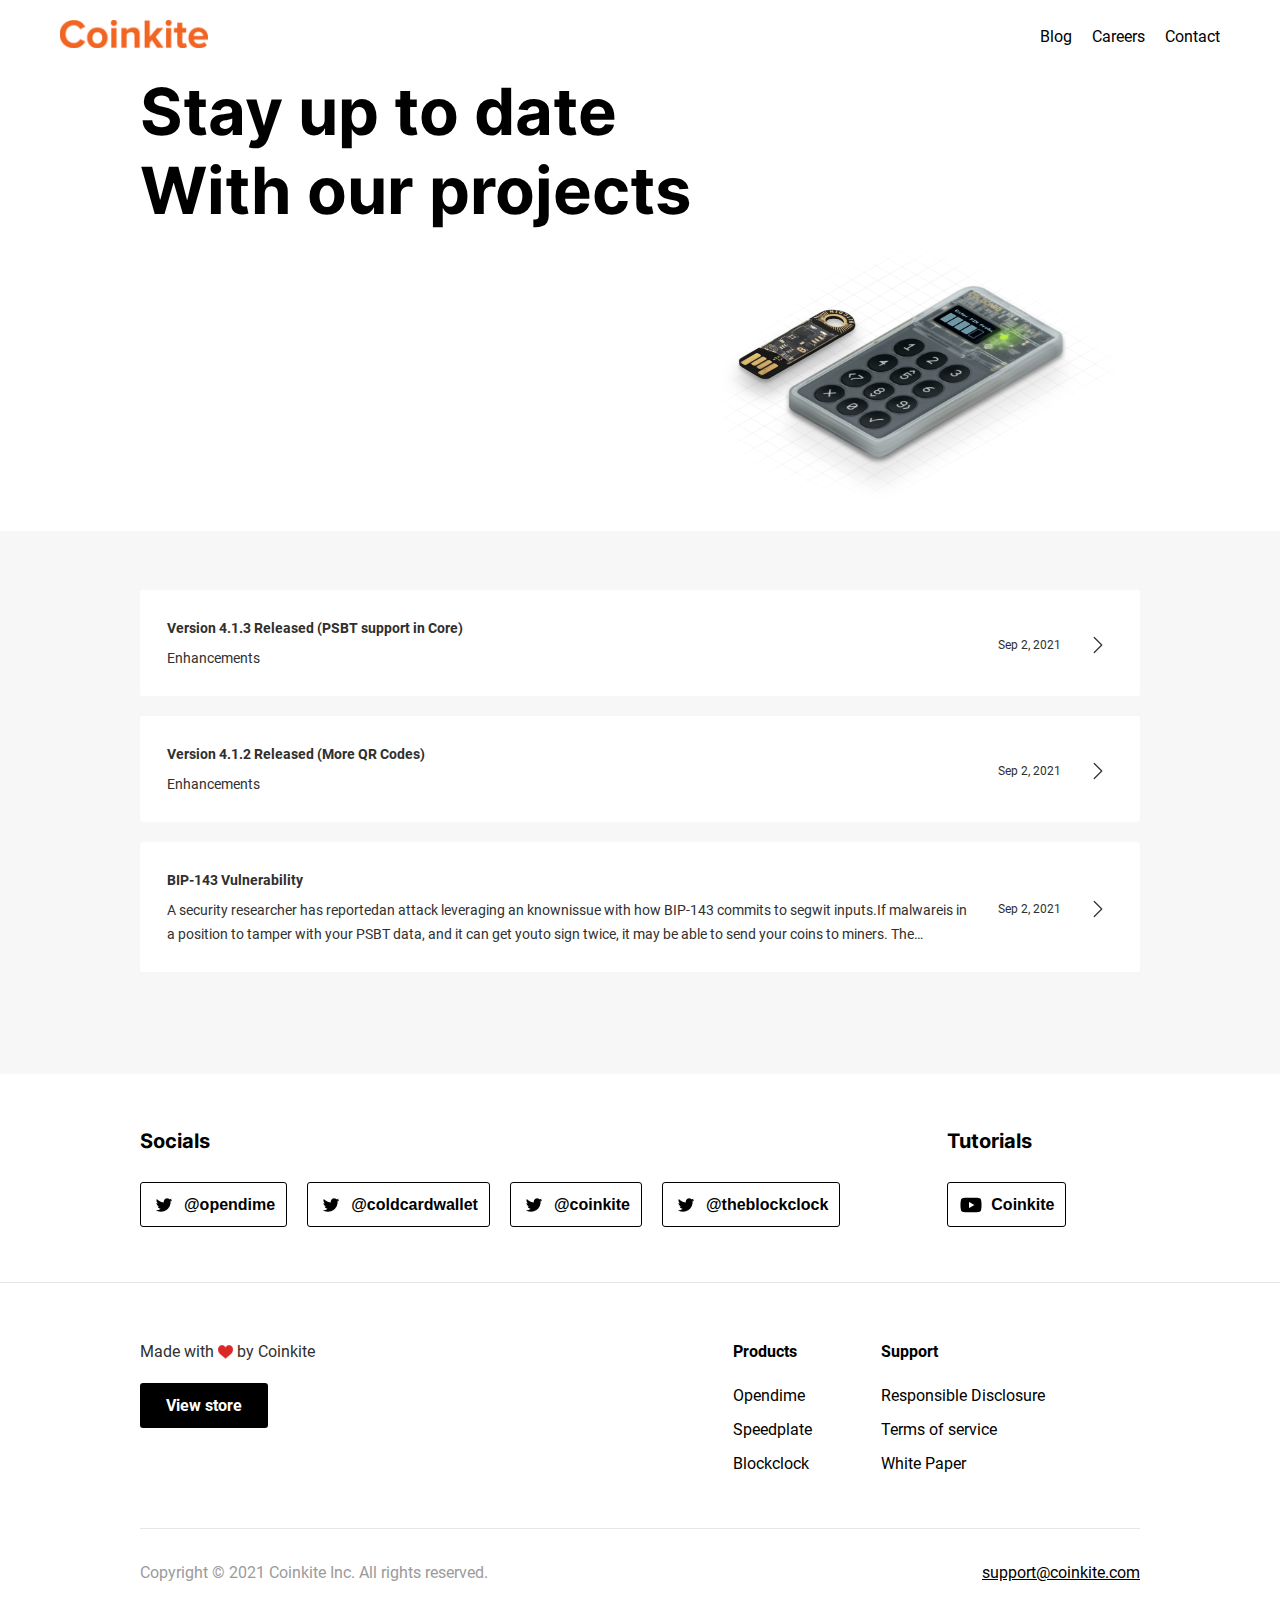
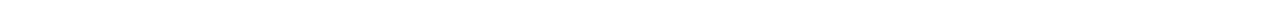
<file: blog.html>
<!doctype html>
<html lang="en">
  <head>
    <meta charset="utf-8">
    <meta name="viewport" content="width=device-width, initial-scale=1">
    <link rel="stylesheet" href="./assets/css/style.css">
    <link rel="stylesheet" href="./assets/css/blog.css">
  </head>
  <body>
    <header class="header">
        <div class="container">
            <div class="logo">
                <a href="/index.html">
                    <img src="./assets/img/logo.png" alt="" style="width: 100%;">
                </a>
            </div>
            <div>
                <a href="/blog.html">Blog</a>
                <a href="/career.html">Careers</a>
                <a href="">Contact</a>
                <div class="mobile-menu-btn" onclick="openNav()">
                    <svg width="18px" height="11px" viewBox="0 0 18 11" version="1.1" xmlns:xlink="http://www.w3.org/1999/xlink" xmlns="http://www.w3.org/2000/svg">
                        <g id="Actions--Navigation--menu--24">
                          <path d="M0 9L18 9L18 10.5L0 10.5L0 9ZM0 0L18 0L18 1.5L0 1.5L0 0ZM0 4.5L18 4.5L18 6L0 6L0 4.5Z" id="Fill" fill="#000000" fill-rule="evenodd" stroke="none" />
                        </g>
                    </svg>
                </div>
            </div>
        </div>
    </header>

    <div class="blog-page">
        <div class="container">
            <section class="title-part">
                <div>
                    <h1 class="title">Stay up to date</h1>
                    <h1 class="title">With our projects</h1>
                </div>
                <div>
                    <img src="./assets/img/blog-img.png" alt="">
                </div>
            </section>
        </div>
    </div>
    

    <div class="container">
        

        <section class="list-part">    
            <div class="item">
                <div>
                    <div>
                        <span class="item-title">Version 4.1.3 Released (PSBT support in Core)</span>
                        <span class="item-desc">Enhancements</span>
                    </div>
                    <div>
                        <span class="item-date">Sep 2, 2021</span>
                        <a class="item-action" href="/article.html">
                            <svg stroke="currentColor" fill="currentColor" stroke-width="0" viewBox="0 0 16 16" height="1em" width="1em" xmlns="http://www.w3.org/2000/svg"><path fill-rule="evenodd" d="M4.646 1.646a.5.5 0 0 1 .708 0l6 6a.5.5 0 0 1 0 .708l-6 6a.5.5 0 0 1-.708-.708L10.293 8 4.646 2.354a.5.5 0 0 1 0-.708z"></path></svg>
                        </a>
                    </div>
                    
                </div>
                <div>
                    <span class="item-date">Sep 2, 2021</span>
                    <a class="item-action" href="/article.html">
                        <svg stroke="currentColor" fill="currentColor" stroke-width="0" viewBox="0 0 16 16" height="1em" width="1em" xmlns="http://www.w3.org/2000/svg"><path fill-rule="evenodd" d="M4.646 1.646a.5.5 0 0 1 .708 0l6 6a.5.5 0 0 1 0 .708l-6 6a.5.5 0 0 1-.708-.708L10.293 8 4.646 2.354a.5.5 0 0 1 0-.708z"></path></svg>
                    </a>
                </div>
            </div>

            <div class="item">
                <div>
                    <div>
                        <span class="item-title">Version 4.1.2 Released (More QR Codes)</span>
                        <span class="item-desc">Enhancements</span>
                    </div>
                    <div>
                        <span class="item-date">Sep 2, 2021</span>
                        <a class="item-action" href="/article.html">
                            <svg stroke="currentColor" fill="currentColor" stroke-width="0" viewBox="0 0 16 16" height="1em" width="1em" xmlns="http://www.w3.org/2000/svg"><path fill-rule="evenodd" d="M4.646 1.646a.5.5 0 0 1 .708 0l6 6a.5.5 0 0 1 0 .708l-6 6a.5.5 0 0 1-.708-.708L10.293 8 4.646 2.354a.5.5 0 0 1 0-.708z"></path></svg>
                        </a>
                    </div>
                </div>
                <div>
                    <span class="item-date">Sep 2, 2021</span>
                    <a class="item-action" href="/article.html">
                        <svg stroke="currentColor" fill="currentColor" stroke-width="0" viewBox="0 0 16 16" height="1em" width="1em" xmlns="http://www.w3.org/2000/svg"><path fill-rule="evenodd" d="M4.646 1.646a.5.5 0 0 1 .708 0l6 6a.5.5 0 0 1 0 .708l-6 6a.5.5 0 0 1-.708-.708L10.293 8 4.646 2.354a.5.5 0 0 1 0-.708z"></path></svg>
                    </a>
                </div>
            </div>

            <div class="item">
                <div>
                    <div>
                        <span class="item-title">BIP-143 Vulnerability</span>
                        <span class="item-desc">A security researcher has reportedan attack leveraging an knownissue with how BIP-143 commits to segwit inputs.If malwareis in a position to tamper with your PSBT data, and it can get youto sign twice, it may be able to send your coins to miners. The attackerwould not profit directly ...A security researcher has reportedan attack leveraging an knownissue with how BIP-143 commits to segwit inputs.If malwareis in a position to tamper with your PSBT data, and it can get youto sign twice, it may be able to send your coins to miners. The attackerwould not profit directly ..</span>
                    </div>
                    <div>
                        <span class="item-date">Sep 2, 2021</span>
                        <a class="item-action" href="/article.html">
                            <svg stroke="currentColor" fill="currentColor" stroke-width="0" viewBox="0 0 16 16" height="1em" width="1em" xmlns="http://www.w3.org/2000/svg"><path fill-rule="evenodd" d="M4.646 1.646a.5.5 0 0 1 .708 0l6 6a.5.5 0 0 1 0 .708l-6 6a.5.5 0 0 1-.708-.708L10.293 8 4.646 2.354a.5.5 0 0 1 0-.708z"></path></svg>
                        </a>
                    </div>
                    
                </div>
                <div>
                    <span class="item-date">Sep 2, 2021</span>
                    <a class="item-action" href="/article.html">
                        <svg stroke="currentColor" fill="currentColor" stroke-width="0" viewBox="0 0 16 16" height="1em" width="1em" xmlns="http://www.w3.org/2000/svg"><path fill-rule="evenodd" d="M4.646 1.646a.5.5 0 0 1 .708 0l6 6a.5.5 0 0 1 0 .708l-6 6a.5.5 0 0 1-.708-.708L10.293 8 4.646 2.354a.5.5 0 0 1 0-.708z"></path></svg>
                    </a>
                </div>
            </div>
        </section>

        
    </div>


    <section class="social-part">
        <div class="container">
            <div>
                <h2 class="title">Socials</h2>
                <div>
                    <button class="social-btn">
                        <img src="./assets/img/twitter-logo.png" alt="">
                        <h3 class="title">@opendime</span>
                    </button>
                    <button class="social-btn">
                        <img src="./assets/img/twitter-logo.png" alt="">
                        <h3 class="title">@coldcardwallet</span>
                    </button>
                    <button class="social-btn">
                        <img src="./assets/img/twitter-logo.png" alt="">
                        <h3 class="title">@coinkite</span>
                    </button>
                    <button class="social-btn">
                        <img src="./assets/img/twitter-logo.png" alt="">
                        <h3 class="title">@theblockclock</span>
                    </button>
                </div>
            </div>
            <div>
                <h2 class="title">Tutorials</h2>
                <div>
                    <button class="social-btn">
                        <img src="./assets/img/youtube-logo.png" alt="">
                        <h3 class="title">Coinkite</span>
                    </button>
                </div>
            </div>
        </div>
    </section>

    
    <footer class="footer">
        <div class="container">
            <div class="main-part">
                <div>
                    <div class="dev-brand">
                        Made with <img src="./assets/img/heart.png"/> by Coinkite
                    </div>
                    <button class="black-btn">View store</button>
                </div>
                <div>
                    <div>
                        <h3 class="title">Products</h3>
                        <div>
                            <a href="/"><span class="medium-txt">Opendime</span></a>
                            <a href="/"><span class="medium-txt">Speedplate</span></a>
                            <a href="/"><span class="medium-txt">Blockclock</span></a>
                        </div>
                    </div>
                    <div>
                        <h3 class="title">Support</h3>
                        <div>
                            <a href="/"><span class="medium-txt">Responsible Disclosure</span></a>
                            <a href="/"><span class="medium-txt">Terms of service</span></a>
                            <a href="/"><span class="medium-txt">White Paper</span></a>
                        </div>
                    </div>
                </div>
                
            </div>
            <div class="copyright-part">
                <span>Copyright © 2021 Coinkite Inc. All rights reserved.</span>
                <div>
                    <a href="mailto:support@coinkite.com"><span class="medium-txt">support@coinkite.com</span></a>
                </div>
                
            </div>
        </div>
    </footer>

    <div id="mySidenav" class="sidenav">
        <a href="javascript:void(0)" class="closebtn" onclick="closeNav()">&times;</a>
        <a href="/">Home</a>
        <a href="/blog.html">Blog</a>
        <a href="/career.html">Careers</a>
        <a href="#">Contact</a>
    </div>

    <script>
        function openNav() {
          document.getElementById("mySidenav").style.width = "100%";
        }
        
        function closeNav() {
          document.getElementById("mySidenav").style.width = "0";
        }
    </script>
  </body>
</html>
</file>
<file: assets/css/style.css>
@font-face {
    font-family: "Roboto";
    src: url('../fonts/Roboto/Roboto-Regular.ttf');
    font-weight: normal;
    font-style: normal;
}

@font-face {
    font-family: "Roboto";
    src: url('../fonts/Roboto/Roboto-Bold.ttf');
    font-weight: bold;
    font-style: norm;
}

@font-face {
    font-family: "Inter";
    src: url('../fonts/Inter/Inter-Black.ttf');
    src: url('../fonts/Inter/Inter-Bold.ttf');
    /* src: url('../fonts/Inter/Inter-ExtraBold.ttf'); */
    /* src: url('../fonts/Inter/Inter-ExtraLight.ttf'); */
    /* src: url('../fonts/Inter/Inter-Light.ttf'); */
    /* src: url('../fonts/Inter/Inter-Medium.ttf'); */
    /* src: url('../fonts/Inter/Inter-SemiBold.ttf'); */
    /* src: url('../fonts/Inter/Inter-Thin.ttf'); */
    /* src: url('../fonts/Inter/Inter-Regular.ttf'); */
    font-weight: bold;
    font-style: normal;
}
  
body {
    display: flex;
    flex-direction: column;
    margin: 0;
    padding: 0;
    font-family: 'Roboto';
    color: #303030;
    background-color: #F7F7F7;
    max-width: 100vw;
}

button:focus, input:focus, textarea:focus {
    outline: hidden;
} 
button, a {
    cursor: pointer;
}
a {
    color: #000000;
}
.container {
    display: flex;
    flex-direction: column;
    /* padding: 0px 140px; */
    max-width: 1440px;
    margin-left: auto;
    margin-right: auto;
    box-sizing: border-box;
}
h1.title {
    font-size: 65px;
    font-weight: bold;
    font-family: 'Inter';
    margin: 0;
    color: black;
}
h2.title {
    font-size: 20px;
    line-height: 24px;
    font-family: 'Inter';
    margin: 0;
    color: black;
}
h3.title {
    font-size: 16px;
    line-height: 19px;
    font-weight: bold;
    margin: 0;
    color: black;
}
span.medium-txt {
    font-size: 16px; line-height: 19px;
}
span.txt {
    font-size: 14px;
    line-height: 24px;
}
span.mini-txt {
    font-size: 12px;
    line-height: 14px;
}
button.black-btn {
    display: flex;
    justify-content: center;
    align-items: center;
    height: 45px;
    width: 128px;
    background-color: black;
    color: white;
    font-family: 'Roboto';
    font-size: 16px;
    line-height: 19px;
    font-weight: bold;
    border: none;
    border-radius: 3px;
    cursor: pointer;
}
button.social-btn {
    display: flex; 
    column-gap: 8px; 
    align-items: center; 
    height: 45px; 
    padding: 0px 11px; 
    background-color: white;
    border-radius: 3px;
    border: 1px solid black;
}
div.line {
    background-color: #E6E6E6;
    height: 1px;
    width: 100%;
}


.header {
    padding: 24px 0px;
    display: flex; 
    flex-direction: row;
    align-items: center;
}
.header .container {
    width: 100%;
    display: flex;
    flex-direction: row;
    align-items: center;
}

/* .header .container div:nth-child(1) {
    width: 148px;
} */
.header img {
    width: 100%;
}

.header .container div:nth-child(2) {
    display: flex;
    align-items: center;
    column-gap: 20px;
    margin-left: auto;
}
.header .container div:nth-child(2) a {
    text-decoration: none;
    color: black;
    font-size: 16px;
    font-family: 'Roboto';
}
.header .mobile-menu-btn {
    cursor: pointer;
}


.footer {
    background-color: white;
}
.footer a {
    text-decoration: none;
}
.footer .main-part {
    display: flex; padding-top: 59px;border-bottom: 1px solid #E6E6E6;
}
.footer .main-part > div:first-child {
    padding-right: 10vw;
    display: flex; flex-direction: column;
}
.footer .main-part > div:first-child button {
    margin-top: 22px;
}
.footer .main-part .dev-brand {
    display: flex; flex-direction: row; align-items: center;
}
.footer .main-part .dev-brand img {
    width: 15px;margin: 0 4px;
}
.footer .main-part > div:nth-child(2) {
    display: flex; flex: 1 1 0;flex-direction: row; justify-content: space-between;
}

.footer .main-part > div:nth-child(2) > div:first-child {
    display:flex; flex-direction:column;
}
.footer .main-part > div:nth-child(2) > div:last-child {
    display:flex; flex-direction:column;
}
.footer .main-part > div:nth-child(2) > div div {
    display: flex;flex-direction: column;row-gap: 15px;margin-top: 25px;
}
.footer .copyright-part {
    align-items: center; justify-content: space-between; 
    padding-top: 36px;padding-bottom: 56px;
}
.footer .copyright-part > span:first-child {
    color: #9B9B9B;
    font-size: 16px; line-height: 19px;
}
.footer .copyright-part a {
    text-decoration: underline;
}

@media (max-width: 576px) {
    .container {
        padding: 0px 20px;
        /* max-width: 320px; */
    }
    .header {
        padding: 20px;
    }
    .header .logo {
        width: 101px;
    }
    .header div:nth-child(2) a {
        display: none;
    } 
    .header .mobile-menu-btn {
        display: block;
    }
    .footer .main-part {
        display: block;
        padding-bottom: 55px;
    }
    .footer .main-part > div:nth-child(2) {
        margin-top: 52px;
    }
    .footer .copyright-part {
        display: block;
    }
    .footer .copyright-part > div {
        margin-top: 12px;
    }
    .footer .copyright-part > span:first-child {
        font-size: 12px;
        line-height: 14px;
    }

    h1.title {
        font-size: 39px;
    }
}
@media (min-width: 577px) {
    h1.title {
        font-size: 39px;
    }
    .container {
        padding: 0px 20px;
        /* max-width: 320px; */
    }
    .header {
        padding: 20px;
    }
    .header .logo {
        width: 101px !important;
    }
    /* .header div:nth-child(2) a {
        display: none;
    }  */
    .header .mobile-menu-btn {
        display: none;
    }
    .footer .main-part {
        display: block;
        padding-bottom: 55px;
    }
    .footer .main-part > div:nth-child(2) {
        margin-top: 52px;
    }
    .footer .copyright-part {
        display: block;
        padding-top: 36px;
        padding-bottom: 56px;
    }
    .footer .copyright-part > div {
        margin-top: 12px;
    }
    .footer .copyright-part > span:first-child {
        font-size: 12px;
        line-height: 14px;
    }

    
}

@media (min-width: 768px) {
    .container {
        padding: 0 20px;
        max-width: 720px;
    }
    
}
@media (min-width: 992px) {
    .container {
        padding: 0 0px;
        max-width: 960px;
    }
    .footer .main-part {
        display: flex;
    }
    .footer .main-part > div:nth-child(2) {
        margin-top: 0px;
    }
    .footer .main-part > div:nth-child(2) > div:last-child {
        margin-right: 95px;
    }
    .footer .copyright-part {
        display: flex;
        padding-top: 34px;
        padding-bottom: 40px;
    }
    .footer .copyright-part > span:first-child {
        font-size: 16px; line-height: 19px;
    }
    .footer .copyright-part > div {
        margin-top: 0;
    }
}
@media (min-width: 1024px) {
    h1.title {
        font-size: 39px;
    }
    .footer .main-part > div:first-child {
        padding-right: 418px;
    }
    .footer .main-part > div:nth-child(2) > div:last-child {
        margin-right: 0px;
    }
    .footer .main-part {
        display: flex;
    }
    .footer .main-part > div:nth-child(2) {
        margin-top: 0px;
    }
    .footer .main-part > div:nth-child(2) > div:last-child {
        margin-right: 95px;
    }
    .footer .copyright-part {
        display: flex;
        padding-top: 34px;
        padding-bottom: 40px;
    }
    .footer .copyright-part > span:first-child {
        font-size: 16px; line-height: 19px;
    }
    .footer .copyright-part > div {
        margin-top: 0;
    }
}
@media (min-width: 1200px) {
    h1.title {
        font-size: 65px;
    }
    .container {
        padding: 0 140px;
        max-width: 1440px;
    }
    .header {
        padding-left: 0;
        padding-right: 0;
    }
    .header .container {
        padding: 0 60px;
    }
    .header .logo {
        width: 148px !important;
    }
    header div:nth-child(2) a {
        display: block !important;
    }
    header .mobile-menu-btn {
        display: none !important;
    }
}
@media (min-width: 1435px) {
    .container {
        padding: 0 140px;
        max-width: 1440px;
        min-width: 1440px;
    }
    
}




.sidenav {
    height: 100%;
    width: 0;
    position: fixed;
    z-index: 1;
    top: 0;
    left: 0;
    background-color: rgba(255, 255, 255, 1);
    overflow-x: hidden;
    transition: 0.5s;
    padding-top: 60px;
    text-align:center;
  }
  
  .sidenav a {
    padding: 8px 8px 8px 32px;
    text-decoration: none;
    font-size: 20px;
    color: black;
    display: block;
    transition: 0.3s;
  
  }
  
  .sidenav a:hover{
    color: #818181;
  }
  
  .sidenav .closebtn {
    position: absolute;
    top: 0;
    right: 25px;
    font-size: 36px;
    margin-left: 50px;
  }
  
  @media screen and (max-height: 450px) {
    .sidenav {padding-top: 15px;}
    .sidenav a {font-size: 18px;}
  }
</file>
<file: assets/css/blog.css>
header {
    background-color: white !important;
}
.blog-page {
    background-color: white;
}
section.title-part {
    display: flex; flex-direction: row; align-items: center; flex-wrap: wrap;   
}
section.title-part img {
    width: 100%;
}
section.title-part > div:last-child {
    margin-left: auto;
}

section.list-part {
    display: flex; flex-direction: column;row-gap: 20px;margin-top: 59px;
}

section.list-part .item {
    background-color: white;
    padding: 28px 30px 24px 25px;
    border-radius: 3px;
    border: 2px solid transparent;
}
section.list-part .item:hover {
    border-color: black;
}
section.list-part .item > div:first-child {
    display:flex;flex-direction: row; align-items:center;
}
section.list-part .item > div:last-child {
    display: flex;flex-direction: row;align-items: center;
    margin-top: 20px;
}

section.list-part .item > div:first-child > div:first-child {
    display: flex; flex-direction: column;row-gap: 9px;
    flex: 1 1 0;
    margin-right: 30px;
}
section.list-part .item .item-title {
    font-weight: bold; font-size: 14px; line-height: 17px;
}
section.list-part .item .item-desc {
    font-size: 14px;line-height: 24px;
    max-width: 915px;
    display: -webkit-box;-webkit-line-clamp:2;-webkit-box-orient:vertical;overflow:hidden;text-overflow:ellipsis;
}
section.list-part .item > div:first-child > div:nth-child(2) {
    display: flex; flex-direction: row; align-items: center;
}
section.list-part .item span.item-date {
    margin-left: auto; font-size: 12px; line-height: 24px;
    
}
section.list-part .item .item-action {
    margin-left: 27px;font-size: 20px;display: flex;align-items: center;
    background-color: transparent; border: none;
    padding: 0;cursor: pointer;
    color: #333333;
}


section.social-part {
    margin-top: 102px; padding: 55px 0px;background-color: white;border-bottom: 1px solid #E6E6E6;
}
section.social-part .container {
    display: flex; flex-direction: row; align-items: center;column-gap: 107px; row-gap: 40px; flex-wrap: wrap;
}
section.social-part .container > div {
    display: flex; flex-direction: column;
}

section.social-part .container > div > div {
    margin-top: 29px; display: flex;flex-direction: row;column-gap: 20px; row-gap: 10px;flex-wrap: wrap;
}


@media (max-width: 576px) {
    section.title-part {
        margin-top: 30px;
    }
    section.list-part .item > div:first-child > div:last-child {
        display: none;
    }
    section.list-part .item > div:last-child {
        display: flex;
    }
}
@media (min-width: 577px) {
    section.title-part {
        margin-top: 30px;
    }
    section.list-part .item > div:first-child > div:last-child {
        display: none;
    }
    section.list-part .item > div:last-child {
        display: flex;
    }
}

@media (min-width: 768px) {
    section.title-part {
        margin-top: 30px;
    }
}
/* @media (min-width: 1024px) {
    section.title-part {
        margin-top: 30px;
    }
} */
@media (min-width: 1200px) {
    section.title-part {
        margin-top: 0;
    }
    section.list-part .item > div:first-child > div:last-child {
        display: flex;
    }
    section.list-part .item > div:last-child {
        display: none;
    }
}
/* @media (min-width: 1435px) {
    section.list-part .item > div:first-child > div:last-child {
        display: flex;
    }
    section.list-part .item > div:last-child {
        display: none;
    }
} */
</file>
